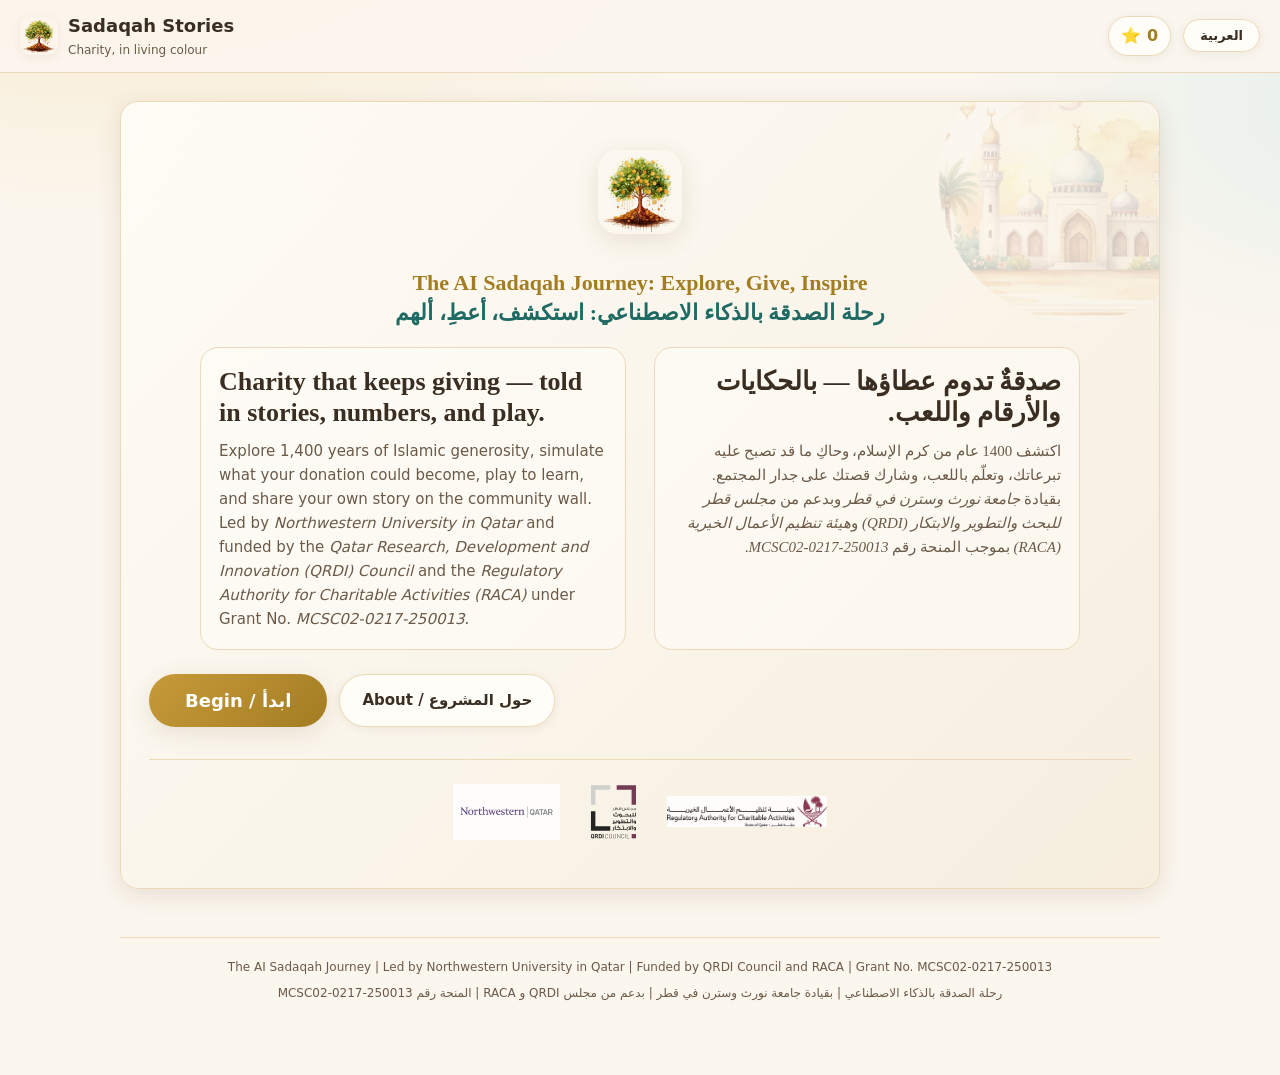
<file: index.html>
<!DOCTYPE html>
<html lang="en" dir="ltr">
<head>
  <meta charset="UTF-8">
  <meta name="viewport" content="width=device-width, initial-scale=1.0">
  <title>Sadaqah Stories — Interactive Charity Learning App</title>
  <meta name="description" content="Explore 1,400 years of Islamic generosity: historical stories, impact simulations, youth mini-games, and a community story wall. Available in English and Arabic.">
  <meta property="og:title" content="The AI Sadaqah Journey: Explore, Give, Inspire">
  <meta property="og:description" content="62 historical stories, impact simulator, youth mini-games, lexicon and community wall — bilingual (EN/AR).">
  <meta property="og:type" content="website">
  <meta property="og:image" content="assets/icon_tree.png">
  <meta name="twitter:card" content="summary">
  <link rel="icon" href="assets/icon_tree.png">
  <link rel="stylesheet" href="styles.css">
  <style>html, body { margin: 0; padding: 0; background: #fbf6ee; }</style>
</head>
<body>
  <div id="ss-app"></div>

  <script src="data.js"></script>
  <script src="data-ar.js"></script>
  <script src="data-stories.js"></script>
  <script src="data-videos.js"></script>
  <script src="data-lexicon.js"></script>
  <script src="i18n.js"></script>
  <script src="app.js"></script>

  <script>
    (function () {
      document.addEventListener("input", function (e) {
        var app = document.getElementById("ss-app");
        if (!app || !app.contains(e.target)) return;
        if (e.target && e.target.id === "ss-f-body") {
          var wc = e.target.value.trim().split(/\s+/).filter(Boolean).length;
          var el = document.getElementById("ss-wc");
          if (el) {
            el.textContent = wc;
            el.style.color = (wc >= 300 && wc <= 700) ? "var(--green)" : "var(--ink-soft)";
          }
        }
      });
    })();
  </script>
</body>
</html>
</file>
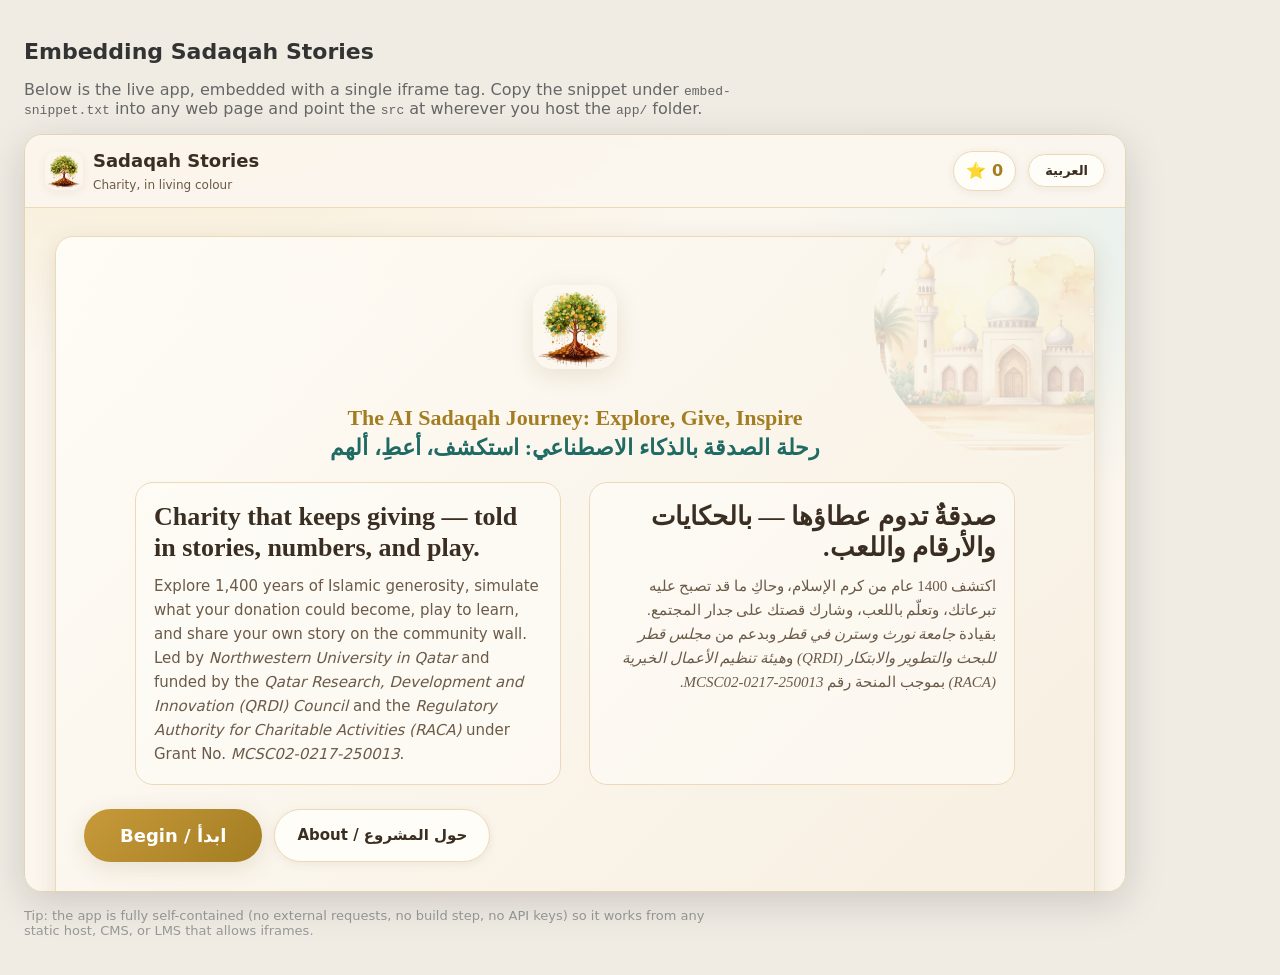
<file: embed.html>
<!DOCTYPE html>
<html lang="en">
<head>
<meta charset="UTF-8">
<meta name="viewport" content="width=device-width, initial-scale=1.0">
<title>Sadaqah Stories — Embed Demo</title>
<style>
  body { margin: 0; font-family: system-ui, sans-serif; background: #f0ece4; color: #333; padding: 24px; }
  h1 { font-size: 22px; }
  p  { color: #666; max-width: 720px; }
  /* Responsive iframe wrapper. The app adapts to any width.
     16:11 aspect ratio works well; set height: 720px if you prefer a fixed size. */
  .sadaqah-embed {
    position: relative;
    width: 100%;
    max-width: 1100px;
    aspect-ratio: 16 / 11;
    margin: 16px 0;
    border-radius: 18px;
    overflow: hidden;
    box-shadow: 0 10px 40px rgba(0,0,0,.15);
    border: 1px solid #e3d4b5;
  }
  .sadaqah-embed iframe { position: absolute; inset: 0; width: 100%; height: 100%; border: 0; }
  /* Mobile: give it a taller frame so the games stay usable */
  @media (max-width: 640px) { .sadaqah-embed { aspect-ratio: 3 / 4; } }
</style>
</head>
<body>
  <h1>Embedding Sadaqah Stories</h1>
  <p>Below is the live app, embedded with a single iframe tag. Copy the snippet
     under <code>embed-snippet.txt</code> into any web page and point the
     <code>src</code> at wherever you host the <code>app/</code> folder.</p>

  <!-- ============ EMBED SNIPPIT (copy this block) ============ -->
  <div class="sadaqah-embed">
    <iframe src="index.html"
            title="Sadaqah Stories — interactive charity learning app"
            loading="lazy"
            allow="fullscreen"
            referrerpolicy="no-referrer-when-downgrade"></iframe>
  </div>
  <!-- ============ END SNIPPET ============ -->

  <p style="font-size:13px;color:#999;">Tip: the app is fully self-contained (no external requests, no build step,
     no API keys) so it works from any static host, CMS, or LMS that allows iframes.</p>
</body>
</html>
</file>
<file: styles.css>
/* =========================================================================
   Sadaqah Stories — Stylesheet
   Warm watercolor aesthetic (matches the Adobe Firefly art direction).
   Self-contained: all colors as variables, scoped under #ss-app so it can be
   safely embedded inside any host page without bleeding onto the parent.
   ========================================================================= */

:root {
  --bg: #fbf6ee;
  --bg-soft: #f4ead8;
  --ink: #3a2e22;
  --ink-soft: #6b5a48;
  --gold: #c79a3a;
  --gold-deep: #a37d22;
  --teal: #2f8f87;
  --teal-deep: #1f6b64;
  --rose: #c66b6b;
  --green: #5b8c4f;
  --card: #fffdf8;
  --card-edge: #ecd9b8;
  --shadow: 0 6px 24px rgba(90, 60, 20, 0.12);
  --shadow-soft: 0 2px 10px rgba(90, 60, 20, 0.08);
  --radius: 18px;
  --radius-sm: 12px;
  --font: "Segoe UI", "Helvetica Neue", system-ui, -apple-system, Arial, sans-serif;
  --serif: Georgia, "Times New Roman", serif;
}

* { box-sizing: border-box; }

#ss-app {
  font-family: var(--font);
  color: var(--ink);
  background:
    radial-gradient(1200px 600px at 10% -10%, #f7e9c9 0%, transparent 55%),
    radial-gradient(900px 500px at 110% 10%, #e6f0ec 0%, transparent 50%),
    var(--bg);
  min-height: 100%;
  line-height: 1.6;
  font-size: 16px;
  -webkit-font-smoothing: antialiased;
}

#ss-app .ss-wrap { max-width: 1080px; margin: 0 auto; padding: 0 20px 64px; }

/* ----------------------------- Top bar ---------------------------------- */
#ss-app .ss-topbar {
  position: sticky; top: 0; z-index: 30;
  display: flex; align-items: center; gap: 12px;
  padding: 12px 20px;
  background: rgba(251, 246, 238, 0.92);
  backdrop-filter: blur(8px);
  border-bottom: 1px solid var(--card-edge);
}
#ss-app .ss-brand { display: flex; align-items: center; gap: 10px; cursor: pointer; font-weight: 700; }
#ss-app .ss-brand img { width: 38px; height: 38px; border-radius: 10px; box-shadow: var(--shadow-soft); }
#ss-app .ss-brand .ss-brand-name { font-size: 18px; color: var(--ink); }
#ss-app .ss-brand .ss-brand-sub { font-size: 12px; color: var(--ink-soft); display: block; font-weight: 500; }
#ss-app .ss-spacer { flex: 1; }
#ss-app .ss-breadcrumb {
  font-size: 13px; color: var(--ink-soft);
  display: flex; align-items: center; gap: 6px; flex-wrap: wrap;
  justify-content: flex-end;
}
#ss-app .ss-breadcrumb .ss-crumb { cursor: pointer; }
#ss-app .ss-breadcrumb .ss-crumb:hover { color: var(--gold-deep); }
#ss-app .ss-breadcrumb .ss-sep { opacity: 0.5; }
#ss-app .ss-stars {
  display: flex; align-items: center; gap: 6px;
  background: var(--card); border: 1px solid var(--card-edge);
  padding: 6px 12px; border-radius: 999px; font-weight: 700; color: var(--gold-deep);
  box-shadow: var(--shadow-soft); cursor: pointer;
}

/* ----------------------------- Buttons ---------------------------------- */
#ss-app button {
  font-family: inherit; cursor: pointer; border: none; background: none; color: inherit;
}
#ss-app .ss-btn {
  display: inline-flex; align-items: center; gap: 8px; justify-content: center;
  padding: 12px 22px; border-radius: 999px; font-weight: 700; font-size: 15px;
  transition: transform .12s ease, box-shadow .12s ease, background .12s ease;
}
#ss-app .ss-btn-primary { background: linear-gradient(135deg, var(--gold), var(--gold-deep)); color: #fff; box-shadow: var(--shadow); }
#ss-app .ss-btn-primary:hover { transform: translateY(-2px); box-shadow: 0 10px 28px rgba(163,125,34,.32); }
#ss-app .ss-btn-ghost { background: var(--card); color: var(--ink); border: 1px solid var(--card-edge); box-shadow: var(--shadow-soft); }
#ss-app .ss-btn-ghost:hover { transform: translateY(-2px); border-color: var(--gold); }
#ss-app .ss-btn-teal { background: linear-gradient(135deg, var(--teal), var(--teal-deep)); color: #fff; box-shadow: var(--shadow); }
#ss-app .ss-btn-teal:hover { transform: translateY(-2px); }

/* ----------------------------- Home ------------------------------------- */
#ss-app .ss-hero {
  margin-top: 28px;
  background: linear-gradient(135deg, rgba(255,253,248,.9), rgba(244,234,216,.7));
  border: 1px solid var(--card-edge); border-radius: var(--radius);
  padding: 40px 36px; box-shadow: var(--shadow); position: relative; overflow: hidden;
}
#ss-app .ss-hero::after {
  content: ""; position: absolute; right: -60px; top: -60px; width: 280px; height: 280px;
  background: url("assets/mosque.jpeg") center/cover; opacity: .18; border-radius: 50%;
  filter: saturate(.8);
}
#ss-app .ss-hero h1 { font-family: var(--serif); font-size: 38px; margin: 0 0 10px; line-height: 1.15; max-width: 620px; }
#ss-app .ss-hero p { font-size: 18px; color: var(--ink-soft); max-width: 580px; margin: 0 0 22px; }
#ss-app .ss-hero .ss-cta { display: flex; gap: 12px; flex-wrap: wrap; position: relative; z-index: 1; }

#ss-app .ss-modules {
  margin-top: 30px; display: grid; grid-template-columns: repeat(2, 1fr); gap: 18px;
}
@media (max-width: 720px) { #ss-app .ss-modules { grid-template-columns: 1fr; } }

#ss-app .ss-mod-card {
  position: relative; border-radius: var(--radius); overflow: hidden;
  border: 1px solid var(--card-edge); background: var(--card);
  box-shadow: var(--shadow); cursor: pointer;
  transition: transform .14s ease, box-shadow .14s ease;
  display: flex; flex-direction: column;
}
#ss-app .ss-mod-card:hover { transform: translateY(-4px); box-shadow: 0 14px 34px rgba(90,60,20,.2); }
#ss-app .ss-mod-card .ss-mod-art { height: 140px; background-size: cover; background-position: center; }
#ss-app .ss-mod-card .ss-mod-body { padding: 18px 20px 22px; }
#ss-app .ss-mod-tag { font-size: 12px; font-weight: 800; letter-spacing: .08em; text-transform: uppercase; color: var(--gold-deep); }
#ss-app .ss-mod-card h3 { font-family: var(--serif); font-size: 22px; margin: 6px 0 8px; }
#ss-app .ss-mod-card p { color: var(--ink-soft); margin: 0; font-size: 15px; }
#ss-app .ss-mod-go { margin-top: 14px; color: var(--teal-deep); font-weight: 700; font-size: 14px; display: inline-flex; gap: 6px; align-items: center; }

/* ----------------------------- Section headers -------------------------- */
#ss-app .ss-section-head { margin: 36px 0 18px; }
#ss-app .ss-section-head h2 { font-family: var(--serif); font-size: 30px; margin: 0 0 6px; }
#ss-app .ss-section-head p { color: var(--ink-soft); margin: 0; max-width: 700px; }

/* ----------------------------- Story grid (Module A) -------------------- */
#ss-app .ss-grid { display: grid; grid-template-columns: repeat(auto-fill, minmax(250px, 1fr)); gap: 18px; }
#ss-app .ss-story-card {
  background: var(--card); border: 1px solid var(--card-edge); border-radius: var(--radius);
  overflow: hidden; box-shadow: var(--shadow-soft); cursor: pointer;
  transition: transform .14s ease, box-shadow .14s ease; display: flex; flex-direction: column;
}
#ss-app .ss-story-card:hover { transform: translateY(-3px); box-shadow: var(--shadow); }
#ss-app .ss-story-card .ss-art { height: 150px; background-size: cover; background-position: center; }
#ss-app .ss-story-card .ss-body { padding: 14px 16px 18px; flex: 1; display: flex; flex-direction: column; }
#ss-app .ss-num { font-size: 12px; font-weight: 800; color: var(--gold-deep); letter-spacing: .06em; }
#ss-app .ss-story-card h4 { font-family: var(--serif); font-size: 18px; margin: 4px 0 2px; }
#ss-app .ss-figure { font-weight: 700; color: var(--teal-deep); font-size: 14px; }
#ss-app .ss-meta { font-size: 12px; color: var(--ink-soft); margin-top: 6px; }
#ss-app .ss-summ { font-size: 14px; color: var(--ink-soft); margin-top: 8px; flex: 1; }
#ss-pill {
  display: inline-block; font-size: 11px; font-weight: 700; color: var(--gold-deep);
  background: var(--bg-soft); padding: 4px 10px; border-radius: 999px; margin-top: 10px;
}

/* ----------------------------- Detail view ------------------------------ */
#ss-app .ss-back { display: inline-flex; align-items: center; gap: 6px; color: var(--teal-deep); font-weight: 700; margin: 24px 0 12px; cursor: pointer; }
#ss-app .ss-detail-head { display: grid; grid-template-columns: 1.1fr .9fr; gap: 26px; align-items: start; }
@media (max-width: 760px) { #ss-app .ss-detail-head { grid-template-columns: 1fr; } }
#ss-app .ss-detail-art { border-radius: var(--radius); overflow: hidden; box-shadow: var(--shadow); }
#ss-app .ss-detail-art img { width: 100%; display: block; }
#ss-app .ss-detail-meta { display: flex; flex-wrap: wrap; gap: 8px; margin: 14px 0; }
#ss-app .ss-detail-meta .ss-pill { margin: 0; }
#ss-app .ss-prose p { margin: 0 0 14px; font-size: 16.5px; }
#ss-app .ss-prose p:first-letter { font-family: var(--serif); font-size: 1.6em; color: var(--gold-deep); }
#ss-app .ss-art-row { display: flex; gap: 10px; margin-top: 8px; flex-wrap: wrap; }
#ss-app .ss-art-row img { width: 96px; height: 72px; object-fit: cover; border-radius: 10px; box-shadow: var(--shadow-soft); cursor: pointer; border: 2px solid transparent; }
#ss-app .ss-art-row img.active { border-color: var(--gold); }

/* ----------------------------- Module B impact -------------------------- */
#ss-app .ss-sim-tabs { display: flex; gap: 8px; flex-wrap: wrap; margin-bottom: 18px; }
#ss-app .ss-sim-tab {
  padding: 10px 16px; border-radius: 999px; background: var(--card); border: 1px solid var(--card-edge);
  font-weight: 700; font-size: 14px; color: var(--ink-soft); box-shadow: var(--shadow-soft);
  display: inline-flex; gap: 6px; align-items: center;
}
#ss-app .ss-sim-tab.active { background: linear-gradient(135deg, var(--teal), var(--teal-deep)); color: #fff; border-color: transparent; }
#ss-app .ss-sim { background: var(--card); border: 1px solid var(--card-edge); border-radius: var(--radius); overflow: hidden; box-shadow: var(--shadow); }
#ss-app .ss-sim-head { display: grid; grid-template-columns: 220px 1fr; gap: 20px; padding: 22px; background: linear-gradient(135deg, var(--bg-soft), var(--card)); }
@media (max-width: 620px) { #ss-app .ss-sim-head { grid-template-columns: 1fr; } }
#ss-app .ss-sim-head img { width: 100%; height: 150px; object-fit: cover; border-radius: var(--radius-sm); box-shadow: var(--shadow-soft); }
#ss-app .ss-sim-head h3 { font-family: var(--serif); font-size: 24px; margin: 0 0 4px; }
#ss-app .ss-sim-overview { color: var(--ink-soft); font-size: 14.5px; margin: 8px 0; }
#ss-app .ss-cost { font-weight: 800; color: var(--gold-deep); font-size: 13px; }

#ss-app .ss-year-rail { display: grid; grid-template-columns: repeat(4, 1fr); gap: 0; border-top: 1px solid var(--card-edge); }
@media (max-width: 620px) { #ss-app .ss-year-rail { grid-template-columns: repeat(2, 1fr); } }
#ss-app .ss-year-btn {
  padding: 16px 8px; font-weight: 800; font-size: 15px; color: var(--ink-soft);
  border-right: 1px solid var(--card-edge); background: var(--bg-soft); position: relative;
}
#ss-app .ss-year-btn:last-child { border-right: none; }
#ss-app .ss-year-btn small { display: block; font-weight: 600; font-size: 11px; color: var(--ink-soft); opacity: .8; margin-top: 2px; }
#ss-app .ss-year-btn.active { background: linear-gradient(135deg, var(--gold), var(--gold-deep)); color: #fff; }
#ss-app .ss-year-btn.active small { color: #fff; opacity: .9; }

#ss-app .ss-year-panel { padding: 22px; }
#ss-app .ss-year-panel .ss-year-h { font-family: var(--serif); font-size: 26px; margin: 0; }
#ss-app .ss-year-panel .ss-year-metric { font-size: 15px; color: var(--teal-deep); font-weight: 700; margin: 4px 0 14px; }
#ss-app .ss-year-panel ul { margin: 0; padding-left: 20px; }
#ss-app .ss-year-panel li { margin-bottom: 10px; font-size: 15.5px; }
#ss-app .ss-year-prog { display: flex; gap: 6px; margin: 8px 0 18px; }
#ss-app .ss-year-prog span { height: 8px; flex: 1; border-radius: 4px; background: var(--bg-soft); }
#ss-app .ss-year-prog span.on { background: linear-gradient(90deg, var(--gold), var(--teal)); }

/* ----------------------------- Module C games --------------------------- */
#ss-app .ss-age-row { margin-bottom: 26px; }
#ss-app .ss-age-label {
  display: inline-flex; align-items: center; gap: 8px; font-weight: 800; font-size: 14px;
  color: var(--teal-deep); background: rgba(47,143,135,.1); padding: 6px 14px; border-radius: 999px;
}
#ss-app .ss-game-grid { display: grid; grid-template-columns: repeat(auto-fill, minmax(280px, 1fr)); gap: 16px; margin-top: 14px; }
#ss-app .ss-game-card {
  background: var(--card); border: 1px solid var(--card-edge); border-radius: var(--radius);
  padding: 18px; box-shadow: var(--shadow-soft); display: flex; flex-direction: column; gap: 8px;
}
#ss-app .ss-game-card .ss-gtop { display: flex; align-items: center; gap: 10px; }
#ss-app .ss-game-card .ss-gicon { font-size: 30px; }
#ss-app .ss-game-card h4 { font-family: var(--serif); font-size: 19px; margin: 0; flex: 1; }
#ss-app .ss-diff { font-size: 11px; font-weight: 700; color: var(--rose); background: rgba(198,107,107,.1); padding: 3px 8px; border-radius: 999px; align-self: flex-start; }
#ss-app .ss-game-card p { font-size: 14px; color: var(--ink-soft); margin: 0; }
#ss-app .ss-game-card .ss-outcome { font-size: 13px; color: var(--teal-deep); background: rgba(47,143,135,.08); padding: 8px 12px; border-radius: 10px; }
#ss-app .ss-play { margin-top: 6px; align-self: flex-start; padding: 9px 18px; font-size: 14px; }

/* Game canvas / playfield */
#ss-app .ss-playfield {
  background: var(--card); border: 1px solid var(--card-edge); border-radius: var(--radius);
  padding: 22px; box-shadow: var(--shadow); margin-top: 16px;
}
#ss-app .ss-game-title { font-family: var(--serif); font-size: 24px; margin: 0 0 4px; }
#ss-app .ss-game-sub { color: var(--ink-soft); margin: 0 0 16px; font-size: 14px; }

#ss-app .ss-mem-grid { display: grid; grid-template-columns: repeat(4, 1fr); gap: 10px; max-width: 460px; }
@media (max-width: 480px) { #ss-app .ss-mem-grid { grid-template-columns: repeat(3, 1fr); } }
#ss-app .ss-mem-card {
  aspect-ratio: 1; border-radius: 14px; cursor: pointer; font-size: 34px;
  display: flex; align-items: center; justify-content: center;
  background: linear-gradient(135deg, var(--gold), var(--gold-deep)); color: #fff;
  box-shadow: var(--shadow-soft); transition: transform .15s ease; user-select: none;
}
#ss-app .ss-mem-card:hover { transform: scale(1.03); }
#ss-app .ss-mem-card.flipped { background: var(--card); color: var(--ink); border: 2px solid var(--card-edge); }
#ss-app .ss-mem-card.done { background: linear-gradient(135deg, var(--green), #3f6b35); color: #fff; cursor: default; }
#ss-app .ss-mem-card .ss-label { font-size: 12px; font-weight: 700; padding: 4px; text-align: center; line-height: 1.1; }

#ss-app .ss-drop-scene { display: flex; gap: 18px; flex-wrap: wrap; align-items: stretch; }
#ss-app .ss-drop-need { flex: 1; min-width: 200px; background: var(--bg-soft); border-radius: var(--radius-sm); padding: 18px; text-align: center; }
#ss-app .ss-drop-need .ss-emoji { font-size: 60px; }
#ss-app .ss-drop-box { width: 140px; min-height: 140px; border: 3px dashed var(--gold); border-radius: var(--radius-sm); display: flex; flex-wrap: wrap; gap: 6px; align-content: flex-start; justify-content: center; padding: 10px; background: rgba(199,154,58,.05); }
#ss-app .ss-drop-box.over { background: rgba(199,154,58,.18); }
#ss-app .ss-shelf { display: flex; flex-wrap: wrap; gap: 10px; margin-top: 16px; }
#ss-app .ss-item { background: var(--card); border: 1px solid var(--card-edge); border-radius: 12px; padding: 10px 12px; cursor: grab; font-size: 14px; font-weight: 600; box-shadow: var(--shadow-soft); user-select: none; }
#ss-app .ss-item:active { cursor: grabbing; }
#ss-app .ss-item .ss-ie { font-size: 22px; display: block; }

#ss-app .ss-tree-stage { text-align: center; padding: 10px; }
#ss-app .ss-tree-emoji { font-size: 90px; transition: transform .4s ease; display: inline-block; }
#ss-app .ss-tree-emoji.grow { transform: scale(1.1); }
#ss-app .ss-tree-q { font-size: 18px; font-weight: 700; margin: 14px 0 12px; max-width: 480px; margin-left: auto; margin-right: auto; }
#ss-app .ss-opts { display: flex; gap: 10px; justify-content: center; flex-wrap: wrap; }
#ss-app .ss-opt { background: var(--card); border: 2px solid var(--card-edge); border-radius: 14px; padding: 16px 18px; min-width: 120px; cursor: pointer; font-size: 15px; font-weight: 600; box-shadow: var(--shadow-soft); }
#ss-app .ss-opt:hover { border-color: var(--teal); transform: translateY(-2px); }
#ss-app .ss-opt .ss-oe { font-size: 30px; display: block; margin-bottom: 4px; }

#ss-app .ss-comm-grid { display: grid; grid-template-columns: repeat(auto-fill, minmax(180px,1fr)); gap: 10px; max-width: 700px; }
#ss-app .ss-proj-pick { background: var(--card); border: 2px solid var(--card-edge); border-radius: 14px; padding: 14px; cursor: pointer; text-align: left; box-shadow: var(--shadow-soft); }
#ss-app .ss-proj-pick:hover { border-color: var(--gold); }
#ss-app .ss-proj-pick.selected { border-color: var(--teal); background: rgba(47,143,135,.06); }
#ss-app .ss-proj-pick .ss-pi { font-size: 28px; }
#ss-app .ss-proj-pick .ss-pc { font-weight: 800; color: var(--gold-deep); font-size: 13px; }
#ss-app .ss-proj-pick .ss-pn { font-weight: 700; font-size: 14px; }
#ss-app .ss-proj-pick .ss-pd { font-size: 12px; color: var(--ink-soft); margin-top: 4px; }
#ss-app .ss-budget-bar { background: var(--bg-soft); border-radius: 999px; height: 14px; overflow: hidden; margin: 12px 0; }
#ss-app .ss-budget-bar > span { display: block; height: 100%; background: linear-gradient(90deg, var(--green), var(--teal)); transition: width .3s ease; }

#ss-app .ss-zakat-bins { display: grid; grid-template-columns: repeat(auto-fill, minmax(150px,1fr)); gap: 10px; margin-top: 12px; }
#ss-app .ss-zbin { background: var(--bg-soft); border: 2px solid var(--card-edge); border-radius: 12px; padding: 10px; min-height: 120px; }
#ss-app .ss-zbin.over { border-color: var(--gold); background: rgba(199,154,58,.1); }
#ss-app .ss-zbin h5 { margin: 0 0 4px; font-size: 13px; color: var(--gold-deep); }
#ss-app .ss-zbin .ss-zd { font-size: 11px; color: var(--ink-soft); margin: 0 0 6px; }
#ss-app .ss-zbin .ss-chip { display: inline-block; background: var(--card); border: 1px solid var(--card-edge); border-radius: 999px; padding: 3px 8px; font-size: 11px; margin: 2px; }
#ss-app .ss-zchar { background: var(--card); border: 2px solid var(--gold); border-radius: 14px; padding: 14px 18px; margin-bottom: 12px; cursor: grab; box-shadow: var(--shadow); }
#ss-app .ss-zchar:active { cursor: grabbing; }

#ss-app .ss-chain { display: flex; flex-direction: column; gap: 10px; max-width: 620px; }
#ss-app .ss-chain-link { background: var(--card); border: 1px solid var(--card-edge); border-radius: 12px; padding: 12px 16px; box-shadow: var(--shadow-soft); display: flex; align-items: center; gap: 10px; }
#ss-app .ss-chain-link .ss-cln { font-weight: 800; color: var(--gold-deep); min-width: 28px; }
#ss-app .ss-chain-choices { display: flex; gap: 10px; flex-wrap: wrap; margin-top: 12px; }

#ss-app .ss-slider { width: 100%; max-width: 480px; accent-color: var(--gold-deep); }
#ss-app .ss-result { display: flex; align-items: center; gap: 16px; background: var(--bg-soft); border-radius: var(--radius-sm); padding: 18px; margin-top: 16px; }
#ss-app .ss-result .ss-re { font-size: 48px; }
#ss-app .ss-calc-card { background: var(--card); border: 1px solid var(--card-edge); border-radius: var(--radius-sm); padding: 16px; box-shadow: var(--shadow-soft); }

#ss-app .ss-segments { display: flex; gap: 8px; flex-wrap: wrap; margin-bottom: 16px; }
#ss-app .ss-seg { padding: 8px 16px; border-radius: 999px; background: var(--card); border: 1px solid var(--card-edge); font-weight: 700; font-size: 13px; cursor: pointer; color: var(--ink-soft); }
#ss-app .ss-seg.selected { background: var(--teal); color: #fff; border-color: transparent; }

#ss-app .ss-dilemma { background: var(--card); border: 1px solid var(--card-edge); border-radius: var(--radius-sm); padding: 20px; box-shadow: var(--shadow-soft); }
#ss-app .ss-dilemma h4 { font-family: var(--serif); font-size: 20px; margin: 0 0 12px; }
#ss-app .ss-choice-grid { display: grid; grid-template-columns: 1fr 1fr; gap: 12px; margin: 14px 0; }
@media (max-width: 560px) { #ss-app .ss-choice-grid { grid-template-columns: 1fr; } }
#ss-app .ss-choice { border: 2px solid var(--card-edge); border-radius: 12px; padding: 14px; cursor: pointer; }
#ss-app .ss-choice:hover { border-color: var(--gold); }
#ss-app .ss-choice.picked { border-color: var(--teal); background: rgba(47,143,135,.06); }
#ss-app .ss-bar-row { margin: 6px 0; }
#ss-app .ss-bar-row .ss-bl { font-size: 13px; display: flex; justify-content: space-between; }
#ss-app .ss-bar { height: 10px; border-radius: 5px; background: var(--bg-soft); overflow: hidden; }
#ss-app .ss-bar > span { display: block; height: 100%; background: linear-gradient(90deg, var(--gold), var(--teal)); }

#ss-app .ss-waqf-stepper { display: flex; gap: 10px; flex-wrap: wrap; margin-bottom: 16px; }
#ss-app .ss-waqf-step { flex: 1; min-width: 160px; background: var(--bg-soft); border-radius: 12px; padding: 14px; }
#ss-app .ss-waqf-step h5 { margin: 0 0 8px; font-size: 13px; color: var(--gold-deep); }
#ss-app .ss-infogrid { display: grid; grid-template-columns: repeat(4,1fr); gap: 10px; margin-top: 16px; }
@media (max-width: 600px) { #ss-app .ss-infogrid { grid-template-columns: repeat(2,1fr); } }
#ss-app .ss-info { background: linear-gradient(135deg, var(--bg-soft), var(--card)); border: 1px solid var(--card-edge); border-radius: 12px; padding: 14px; text-align: center; }
#ss-app .ss-info .ss-iy { font-weight: 800; color: var(--gold-deep); }
#ss-app .ss-info .ss-iv { font-size: 22px; font-weight: 800; color: var(--teal-deep); margin: 4px 0; }
#ss-app .ss-info .ss-id { font-size: 12px; color: var(--ink-soft); }

/* ----------------------------- Module D --------------------------------- */
#ss-app .ss-guide-grid { display: grid; grid-template-columns: repeat(auto-fill, minmax(300px,1fr)); gap: 16px; }
#ss-app .ss-guide-card { background: var(--card); border: 1px solid var(--card-edge); border-radius: var(--radius); padding: 18px; box-shadow: var(--shadow-soft); }
#ss-app .ss-guide-card h4 { font-family: var(--serif); font-size: 18px; margin: 0 0 10px; display: flex; align-items: center; gap: 8px; }
#ss-app .ss-guide-card ul { margin: 6px 0; padding-left: 18px; }
#ss-app .ss-guide-card li { font-size: 14px; margin-bottom: 6px; }
#ss-app .ss-guide-card .ss-do li { color: var(--green); }
#ss-app .ss-guide-card .ss-dont li { color: var(--rose); }
#ss-app .ss-guide-card .ss-list-h { font-weight: 700; font-size: 12px; text-transform: uppercase; letter-spacing: .06em; margin: 8px 0 4px; }
#ss-app .ss-guide-card .ss-do .ss-list-h { color: var(--green); }
#ss-app .ss-guide-card .ss-dont .ss-list-h { color: var(--rose); }

#ss-app .ss-wall { display: grid; grid-template-columns: repeat(auto-fill, minmax(320px,1fr)); gap: 18px; }
#ss-app .ss-wall-card { background: var(--card); border: 1px solid var(--card-edge); border-radius: var(--radius); overflow: hidden; box-shadow: var(--shadow-soft); cursor: pointer; transition: transform .14s ease, box-shadow .14s ease; }
#ss-app .ss-wall-card:hover { transform: translateY(-3px); box-shadow: var(--shadow); }
#ss-app .ss-wall-card .ss-wall-img { height: 120px; background-size: cover; background-position: center; }
#ss-app .ss-wall-card .ss-wall-body { padding: 16px; }
#ss-app .ss-wall-card h4 { font-family: var(--serif); font-size: 19px; margin: 0 0 6px; }
#ss-app .ss-wall-card .ss-teaser { font-size: 14px; color: var(--ink-soft); font-style: italic; }

#ss-app .ss-submit { background: var(--card); border: 1px solid var(--card-edge); border-radius: var(--radius); padding: 22px; box-shadow: var(--shadow-soft); margin-top: 8px; }
#ss-app .ss-field { margin-bottom: 14px; }
#ss-app .ss-field label { display: block; font-weight: 700; font-size: 14px; margin-bottom: 6px; }
#ss-app .ss-field input, #ss-app .ss-field textarea {
  width: 100%; font-family: inherit; font-size: 15px; padding: 12px 14px;
  border: 1px solid var(--card-edge); border-radius: 10px; background: var(--bg); color: var(--ink);
}
#ss-app .ss-field input:focus, #ss-app .ss-field textarea:focus { outline: none; border-color: var(--gold); }
#ss-app .ss-counter { font-size: 12px; color: var(--ink-soft); text-align: right; margin-top: 4px; }

/* ----------------------------- Flowchart modal -------------------------- */
#ss-app .ss-modal-bg { position: fixed; inset: 0; background: rgba(40,28,16,.6); z-index: 60; display: flex; align-items: center; justify-content: center; padding: 20px; }
#ss-app .ss-modal { background: var(--card); border-radius: var(--radius); max-width: 760px; width: 100%; max-height: 90vh; overflow: auto; box-shadow: 0 20px 60px rgba(0,0,0,.3); }
#ss-app .ss-modal img { width: 100%; display: block; }
#ss-app .ss-modal-head { display: flex; align-items: center; justify-content: space-between; padding: 16px 20px; border-bottom: 1px solid var(--card-edge); position: sticky; top: 0; background: var(--card); }
#ss-app .ss-modal-head h3 { margin: 0; font-family: var(--serif); }
#ss-app .ss-x { font-size: 22px; color: var(--ink-soft); cursor: pointer; }

/* ----------------------------- Badges ----------------------------------- */
#ss-app .ss-badge-screen { text-align: center; padding: 30px 16px; }
#ss-app .ss-badge-screen img { width: 130px; }
#ss-app .ss-badge-list { display: flex; flex-wrap: wrap; gap: 12px; justify-content: center; margin-top: 18px; }
#ss-app .ss-badge { display: flex; flex-direction: column; align-items: center; gap: 6px; opacity: .35; filter: grayscale(1); transition: opacity .2s; }
#ss-app .ss-badge.earned { opacity: 1; filter: none; }
#ss-app .ss-badge img { width: 56px; }
#ss-app .ss-badge span { font-size: 11px; font-weight: 700; color: var(--ink-soft); max-width: 70px; text-align: center; }

/* ----------------------------- Misc ------------------------------------- */
#ss-app .ss-empty { text-align: center; padding: 40px; color: var(--ink-soft); }
#ss-app .ss-toast {
  position: fixed; bottom: 24px; left: 50%; transform: translateX(-50%);
  background: var(--ink); color: #fff; padding: 12px 22px; border-radius: 999px;
  box-shadow: var(--shadow); z-index: 80; font-weight: 700; font-size: 14px;
  animation: ss-pop .3s ease;
}
@keyframes ss-pop { from { opacity: 0; transform: translate(-50%, 10px); } to { opacity: 1; transform: translate(-50%, 0); } }
@keyframes ss-fade { from { opacity: 0; transform: translateY(8px); } to { opacity: 1; transform: translateY(0); } }
#ss-app .ss-view { animation: ss-fade .25s ease; }
#keyframes ss-bounce { 0%,100%{transform:translateY(0)} 50%{transform:translateY(-6px)} }
#ss-app .ss-bounce { animation: ss-bounce .5s ease; }

/* respect reduced motion */
@media (prefers-reduced-motion: reduce) {
  #ss-app * { animation: none !important; transition: none !important; }
}

/* =========================================================================
   v2 ADDITIONS — bilingual home, language/age choice, hub, completion,
   SVG illustrations, game sketches, RTL mirroring.
   ========================================================================= */

/* ---- Large buttons ---- */
#ss-app .ss-btn-lg { padding: 16px 36px; font-size: 18px; }

/* ---- Language toggle (top bar) ---- */
#ss-app .ss-lang-toggle {
  background: var(--card); border: 1px solid var(--card-edge); color: var(--ink);
  padding: 8px 16px; border-radius: 999px; font-weight: 700; font-size: 13px;
  box-shadow: var(--shadow-soft); cursor: pointer;
}
#ss-app .ss-lang-toggle:hover { border-color: var(--gold); }

/* ---- Home (bilingual hero) ---- */
#ss-app .ss-hero-home { text-align: center; padding: 48px 28px; }
#ss-app .ss-home-logo img { width: 84px; height: 84px; border-radius: 20px; box-shadow: var(--shadow); margin-bottom: 18px; }
#ss-app .ss-bilingual { display: grid; grid-template-columns: 1fr 1fr; gap: 28px; max-width: 880px; margin: 0 auto; text-align: start; }
@media (max-width: 720px) { #ss-app .ss-bilingual { grid-template-columns: 1fr; gap: 18px; } }
#ss-app .ss-lang-block { padding: 18px; border-radius: var(--radius); background: rgba(255,253,248,.6); border: 1px solid var(--card-edge); }
#ss-app .ss-lang-block h1 { font-family: var(--serif); font-size: 26px; margin: 0 0 10px; line-height: 1.2; }
#ss-app .ss-lang-block p { font-size: 15px; color: var(--ink-soft); margin: 0; }
#ss-app .ss-lang-ar h1, #ss-app .ss-lang-ar p { font-family: "Segoe UI", Tahoma, "Traditional Arabic", serif; }

/* ---- Centered choice screens (language / age) ---- */
#ss-app .ss-center-screen { text-align: center; padding: 40px 20px 20px; }
#ss-app .ss-prompt { font-family: var(--serif); font-size: 32px; margin: 0 0 8px; }
#ss-app .ss-prompt-sub { color: var(--ink-soft); margin: 0 0 32px; font-size: 16px; }
#ss-app .ss-choice-row { display: flex; gap: 20px; justify-content: center; flex-wrap: wrap; }
#ss-app .ss-big-choice {
  display: flex; flex-direction: column; align-items: center; gap: 12px;
  background: var(--card); border: 2px solid var(--card-edge); border-radius: var(--radius);
  padding: 32px 40px; min-width: 180px; cursor: pointer; box-shadow: var(--shadow);
  transition: transform .14s ease, border-color .14s ease; font-family: inherit;
}
#ss-app .ss-big-choice:hover { transform: translateY(-4px); border-color: var(--gold); }
#ss-app .ss-bc-emoji { font-size: 52px; }
#ss-app .ss-bc-label { font-size: 20px; font-weight: 700; color: var(--ink); }

/* ---- Age hub ---- */
#ss-app .ss-hub-screen { text-align: center; padding: 50px 20px; }
#ss-app .ss-hub-emoji { font-size: 80px; margin-bottom: 12px; }
#ss-app .ss-hub-title { font-family: var(--serif); font-size: 36px; margin: 0 0 10px; }
#ss-app .ss-hub-desc { color: var(--ink-soft); font-size: 17px; max-width: 560px; margin: 0 auto 26px; }

/* ---- Detail title / summary line ---- */
#ss-app .ss-detail-title { font-family: var(--serif); font-size: 30px; margin: 4px 0 6px; }
#ss-app .ss-summary-line { font-style: italic; color: var(--teal-deep); margin: 6px 0 0; font-size: 16px; }

/* ---- "Done / finish module" button ---- */
#ss-app .ss-btn-done { display: block; margin: 26px auto 0; }

/* ---- SVG illustrations ---- */
#ss-app .ss-sim-illu { width: 220px; flex-shrink: 0; }
#ss-app .ss-svg-illu { width: 100%; height: auto; display: block; }

/* ---- Impact Firefly images with year progression ---- */
#ss-app .ss-sim-img {
  width: 100%; height: 150px; object-fit: cover; display: block;
  border-radius: var(--radius-sm); box-shadow: var(--shadow-soft);
  transition: transform .4s ease, filter .4s ease; transform-origin: center;
}
#ss-app .ss-sim-img.yr-1  { transform: scale(.82); filter: saturate(.7) brightness(.92); opacity: .85; }
#ss-app .ss-sim-img.yr-5  { transform: scale(.9);  filter: saturate(.85) brightness(.96); opacity: .92; }
#ss-app .ss-sim-img.yr-10 { transform: scale(.96); filter: saturate(1) brightness(1); opacity: .97; }
#ss-app .ss-sim-img.yr-20 { transform: scale(1);   filter: saturate(1.08) brightness(1.04); opacity: 1; }

/* ---- Game concept sketch ---- */
#ss-app .ss-game-sketch { display: flex; justify-content: center; padding: 10px 0; }
#ss-app .ss-sketch { width: 120px; height: auto; }

/* ---- Game win banner ---- */
#ss-app .ss-game-win { text-align: center; font-size: 48px; margin: 18px 0; }
#ss-app .ss-tree-win { text-align: center; font-size: 90px; margin: 10px 0; }
#ss-app .ss-tree-stage-n { color: var(--green); font-weight: 700; font-size: 13px; }

/* ---- Completion screen ---- */
#ss-app .ss-complete-screen { text-align: center; padding: 50px 20px; }
#ss-app .ss-complete-badge img { width: 120px; animation: ss-pop .5s ease; }
#ss-app .ss-complete-title { font-family: var(--serif); font-size: 34px; margin: 16px 0 6px; }
#ss-app .ss-complete-mod { color: var(--ink-soft); font-size: 18px; margin: 0 0 6px; }
#ss-app .ss-complete-earned { color: var(--gold-deep); font-weight: 700; font-size: 16px; margin: 0 0 28px; }
#ss-app .ss-complete-opts { display: flex; gap: 14px; justify-content: center; flex-wrap: wrap; }

/* ---- Stats row ---- */
#ss-app .ss-badge-h { font-family: var(--serif); font-size: 30px; margin: 10px 0 4px; }
#ss-app .ss-badge-sub { color: var(--ink-soft); margin: 0 0 20px; }
#ss-app .ss-stats-row { display: flex; gap: 14px; justify-content: center; margin: 0 0 26px; flex-wrap: wrap; }
#ss-app .ss-stat { background: var(--card); border: 1px solid var(--card-edge); border-radius: var(--radius-sm); padding: 16px 24px; box-shadow: var(--shadow-soft); min-width: 110px; }
#ss-app .ss-stat-n { font-size: 32px; font-weight: 800; color: var(--teal-deep); }
#ss-app .ss-stat-l { font-size: 12px; color: var(--ink-soft); font-weight: 600; }
#ss-app .ss-badge-hint { margin-top: 26px; color: var(--ink-soft); font-size: 14px; }

/* ---- Chip (used in fill-box) ---- */
#ss-app .ss-chip { display: inline-flex; flex-direction: column; align-items: center; background: var(--card); border: 1px solid var(--card-edge); border-radius: 10px; padding: 4px 8px; font-size: 11px; }
#ss-app .ss-chip .ss-ie { font-size: 18px; }

/* ---- Tree stage ---- */
#ss-app .ss-tree-stage { text-align: center; padding: 6px; }
#ss-app .ss-tree-emoji { font-size: 90px; display: inline-block; transition: transform .4s ease; }

/* ---- RTL adjustments ---- */
[dir="rtl"] #ss-app { font-family: "Segoe UI", Tahoma, "Traditional Arabic", serif; }
[dir="rtl"] #ss-app .ss-prose p:first-letter { font-family: inherit; }
[dir="rtl"] #ss-app .ss-counter { text-align: left; }
[dir="rtl"] #ss-app .ss-topbar .ss-brand { flex-direction: row; }
[dir="rtl"] #ss-app .ss-back::before { content: "→ "; }
[dir="rtl"] #ss-app .ss-back { direction: rtl; }

/* ---- Submission subtitle ---- */
#ss-app .ss-submit-sub { color: var(--ink-soft); margin: 0 0 16px; font-size: 14px; }

/* ---- Story flipbook (Module A, 4 pages) ---- */
#ss-app .ss-flipbook { max-width: 900px; margin: 0 auto; }
#ss-app .ss-fb-head { text-align: center; margin-bottom: 16px; }
#ss-app .ss-fb-head .ss-num { font-size: 12px; font-weight: 800; color: var(--gold-deep); letter-spacing: .06em; }
#ss-app .ss-fb-head .ss-detail-title { font-family: var(--serif); font-size: 24px; margin: 4px 0; line-height: 1.25; }
#ss-app .ss-fb-page { background: var(--card); border: 1px solid var(--card-edge); border-radius: var(--radius); overflow: hidden; box-shadow: var(--shadow); display: grid; grid-template-columns: 1fr 1fr; min-height: 380px; }
@media (max-width: 720px) { #ss-app .ss-fb-page { grid-template-columns: 1fr; } }
#ss-app .ss-fb-img { background: var(--bg-soft); }
#ss-app .ss-fb-img img { width: 100%; height: 100%; max-height: 420px; object-fit: cover; display: block; }
@media (max-width: 720px) { #ss-app .ss-fb-img img { max-height: 240px; } }
#ss-app .ss-fb-text { padding: 28px 30px; font-size: 16px; line-height: 1.8; overflow-y: auto; }
[dir="rtl"] #ss-app .ss-fb-text { text-align: right; }
#ss-app .ss-fb-text.ss-dropcap::first-letter { font-family: var(--serif); font-size: 3.4em; font-weight: 700; color: var(--gold-deep); float: left; line-height: .85; margin: 4px 8px 0 0; }
[dir="rtl"] #ss-app .ss-fb-text.ss-dropcap::first-letter { float: right; margin: 4px 0 0 8px; }
#ss-app .ss-fb-nav { display: flex; align-items: center; justify-content: center; gap: 18px; margin: 18px 0; }
#ss-app .ss-fb-arrow { width: 48px; height: 48px; border-radius: 50%; background: var(--card); border: 1px solid var(--card-edge); color: var(--ink); font-size: 22px; cursor: pointer; box-shadow: var(--shadow-soft); transition: transform .12s; }
#ss-app .ss-fb-arrow:hover:not(:disabled) { transform: scale(1.08); border-color: var(--gold); }
#ss-app .ss-fb-arrow:disabled { opacity: .35; cursor: not-allowed; }
#ss-app .ss-fb-dots { display: flex; gap: 10px; }
#ss-app .ss-fb-dot { width: 11px; height: 11px; border-radius: 50%; background: var(--bg-soft); border: 1px solid var(--card-edge); cursor: pointer; transition: background .12s; }
#ss-app .ss-fb-dot.on { background: linear-gradient(135deg, var(--gold), var(--teal)); border-color: transparent; }

/* ---- Helping Hands (bilingual content + video) ---- */
#ss-app .ss-help-wrap { display: grid; grid-template-columns: 1fr 1fr; gap: 22px; }
@media (max-width: 760px) { #ss-app .ss-help-wrap { grid-template-columns: 1fr; } }
#ss-app .ss-help-block { background: var(--card); border: 1px solid var(--card-edge); border-radius: var(--radius); padding: 24px; box-shadow: var(--shadow-soft); }
#ss-app .ss-help-title { font-family: var(--serif); font-size: 20px; margin: 0 0 12px; line-height: 1.3; }
#ss-app .ss-help-desc { font-size: 15.5px; line-height: 1.8; color: var(--ink); margin: 0 0 16px; }
[dir="rtl"] #ss-app .ss-help-desc { text-align: right; }
#ss-app .ss-video { position: relative; width: 100%; padding-bottom: 56.25%; height: 0; overflow: hidden; border-radius: var(--radius-sm); box-shadow: var(--shadow-soft); }
#ss-app .ss-video iframe { position: absolute; top: 0; left: 0; width: 100%; height: 100%; border: 0; }

/* ---- Project title + funding + logos (home) ---- */
#ss-app .ss-project-title { text-align: center; margin: 8px 0 18px; }
#ss-app .ss-project-title div { font-family: var(--serif); font-size: 22px; font-weight: 800; color: var(--gold-deep); line-height: 1.4; }
#ss-app .ss-project-title div:last-child { color: var(--teal-deep); }
#ss-app .ss-funding { font-size: 13px; color: var(--ink-soft); margin-top: 12px; line-height: 1.6; }
#ss-app .ss-logos { display: flex; justify-content: center; align-items: center; gap: 28px; flex-wrap: wrap; margin-top: 32px; padding-top: 24px; border-top: 1px solid var(--card-edge); }
#ss-app .ss-logos img { height: 56px; width: auto; max-width: 160px; object-fit: contain; opacity: .85; filter: grayscale(.2); transition: opacity .2s; }
#ss-app .ss-logos img:hover { opacity: 1; }

/* ---- Footer (all pages) ---- */
#ss-app .ss-footer { margin-top: 48px; padding: 20px 0 8px; border-top: 1px solid var(--card-edge); text-align: center; }
#ss-app .ss-footer-en { font-size: 12px; color: var(--ink-soft); line-height: 1.5; }
#ss-app .ss-footer-ar { font-size: 12px; color: var(--ink-soft); line-height: 1.6; margin-top: 8px; }

/* ---- About page ---- */
#ss-app .ss-about { display: grid; grid-template-columns: 1fr 1fr; gap: 22px; max-width: 900px; margin: 0 auto; direction: ltr; }
@media (max-width: 760px) { #ss-app .ss-about { grid-template-columns: 1fr; } }
#ss-app .ss-about-block { background: var(--card); border: 1px solid var(--card-edge); border-radius: var(--radius); padding: 24px; box-shadow: var(--shadow-soft); }
#ss-app .ss-about-block h3 { font-family: var(--serif); font-size: 18px; margin: 0 0 10px; color: var(--gold-deep); }
#ss-app .ss-about-block p { font-size: 15px; line-height: 1.8; margin: 0; }
[dir="rtl"] #ss-app .ss-about-block p { text-align: right; }

/* ---- Story video (after flipbook) ---- */
#ss-app .ss-story-video { max-width: 720px; margin: 20px auto 0; }
#ss-app .ss-story-video .ss-video { max-width: 560px; margin: 0 auto; }

/* ---- Lexicon table (wiki style) ---- */
#ss-app .ss-lex-intro { font-size: 15px; line-height: 1.8; color: var(--ink-soft); max-width: 800px; margin: 0 auto 22px; }
[dir="rtl"] #ss-app .ss-lex-intro { text-align: right; }
#ss-app .ss-lex-table-wrap { max-width: 960px; margin: 0 auto; overflow-x: auto; border-radius: var(--radius); box-shadow: var(--shadow-soft); border: 1px solid var(--card-edge); }
#ss-app .ss-lex-table { width: 100%; border-collapse: collapse; background: var(--card); font-size: 14px; }
#ss-app .ss-lex-table thead th { background: linear-gradient(135deg, var(--gold), var(--gold-deep)); color: #fff; padding: 12px 14px; text-align: start; font-weight: 700; font-size: 13px; position: sticky; top: 0; }
#ss-app .ss-lex-table tbody td { padding: 12px 14px; border-bottom: 1px solid var(--card-edge); line-height: 1.6; vertical-align: top; }
#ss-app .ss-lex-table tbody tr:nth-child(even) { background: var(--bg-soft); }
#ss-app .ss-lex-table tbody tr:hover { background: rgba(199,154,58,.08); }
#ss-app .ss-lex-table td:first-child { font-weight: 700; color: var(--teal-deep); white-space: nowrap; }
[dir="rtl"] #ss-app .ss-lex-table td:first-child { font-family: "Segoe UI", Tahoma, "Traditional Arabic", serif; }

/* ---- Game sketch animations ---- */
#ss-app .ss-sketch { width: 150px; height: auto; }
#ss-app .ss-anim-float { animation: ss-skfloat 2.6s ease-in-out infinite; }
@keyframes ss-skfloat { 0%,100% { transform: translateY(0); } 50% { transform: translateY(-3px); } }
#ss-app .ss-anim-drop { animation: ss-skdrop 2.2s ease-in-out infinite; }
@keyframes ss-skdrop { 0%,100% { transform: translateY(-4px); opacity:.9; } 50% { transform: translateY(3px); opacity:1; } }
#ss-app .ss-anim-glow { animation: ss-skglow 2.4s ease-in-out infinite; }
@keyframes ss-skglow { 0%,100% { filter: drop-shadow(0 0 0 rgba(199,154,58,0)); } 50% { filter: drop-shadow(0 0 6px rgba(199,154,58,.9)); } }
#ss-app .ss-anim-tilt { animation: ss-sktilt 3s ease-in-out infinite; transform-origin: 60px 14px; }
@keyframes ss-sktilt { 0%,100% { transform: rotate(0deg); } 30% { transform: rotate(-6deg); } 70% { transform: rotate(6deg); } }
#ss-app .ss-anim-grow { animation: ss-skgrow 2.8s ease-in-out infinite; transform-origin: bottom; }
@keyframes ss-skgrow { 0%,100% { transform: scaleY(1); } 50% { transform: scaleY(1.06); } }

/* ---- Search bar ---- */
#ss-app .ss-search-bar { display: flex; align-items: center; gap: 12px; margin: 0 0 18px; }
#ss-app .ss-search-bar input[type="search"] {
  flex: 1; max-width: 420px; font-family: inherit; font-size: 15px; padding: 11px 16px;
  border: 1px solid var(--card-edge); border-radius: 999px; background: var(--card); color: var(--ink);
  box-shadow: var(--shadow-soft);
}
[dir="rtl"] #ss-app .ss-search-bar input[type="search"] { text-align: right; }
#ss-app .ss-search-bar input[type="search"]:focus { outline: none; border-color: var(--gold); }
#ss-app .ss-search-count { font-size: 12px; font-weight: 700; color: var(--ink-soft); }

/* ---- Read badge on story cards ---- */
#ss-app .ss-story-card { position: relative; }
#ss-app .ss-read-badge {
  position: absolute; top: 10px; inset-inline-end: 10px; z-index: 2;
  width: 26px; height: 26px; border-radius: 50%;
  background: linear-gradient(135deg, var(--green), #3f6b35); color: #fff;
  display: flex; align-items: center; justify-content: center; font-size: 14px; font-weight: 800;
  box-shadow: var(--shadow-soft);
}
</file>
